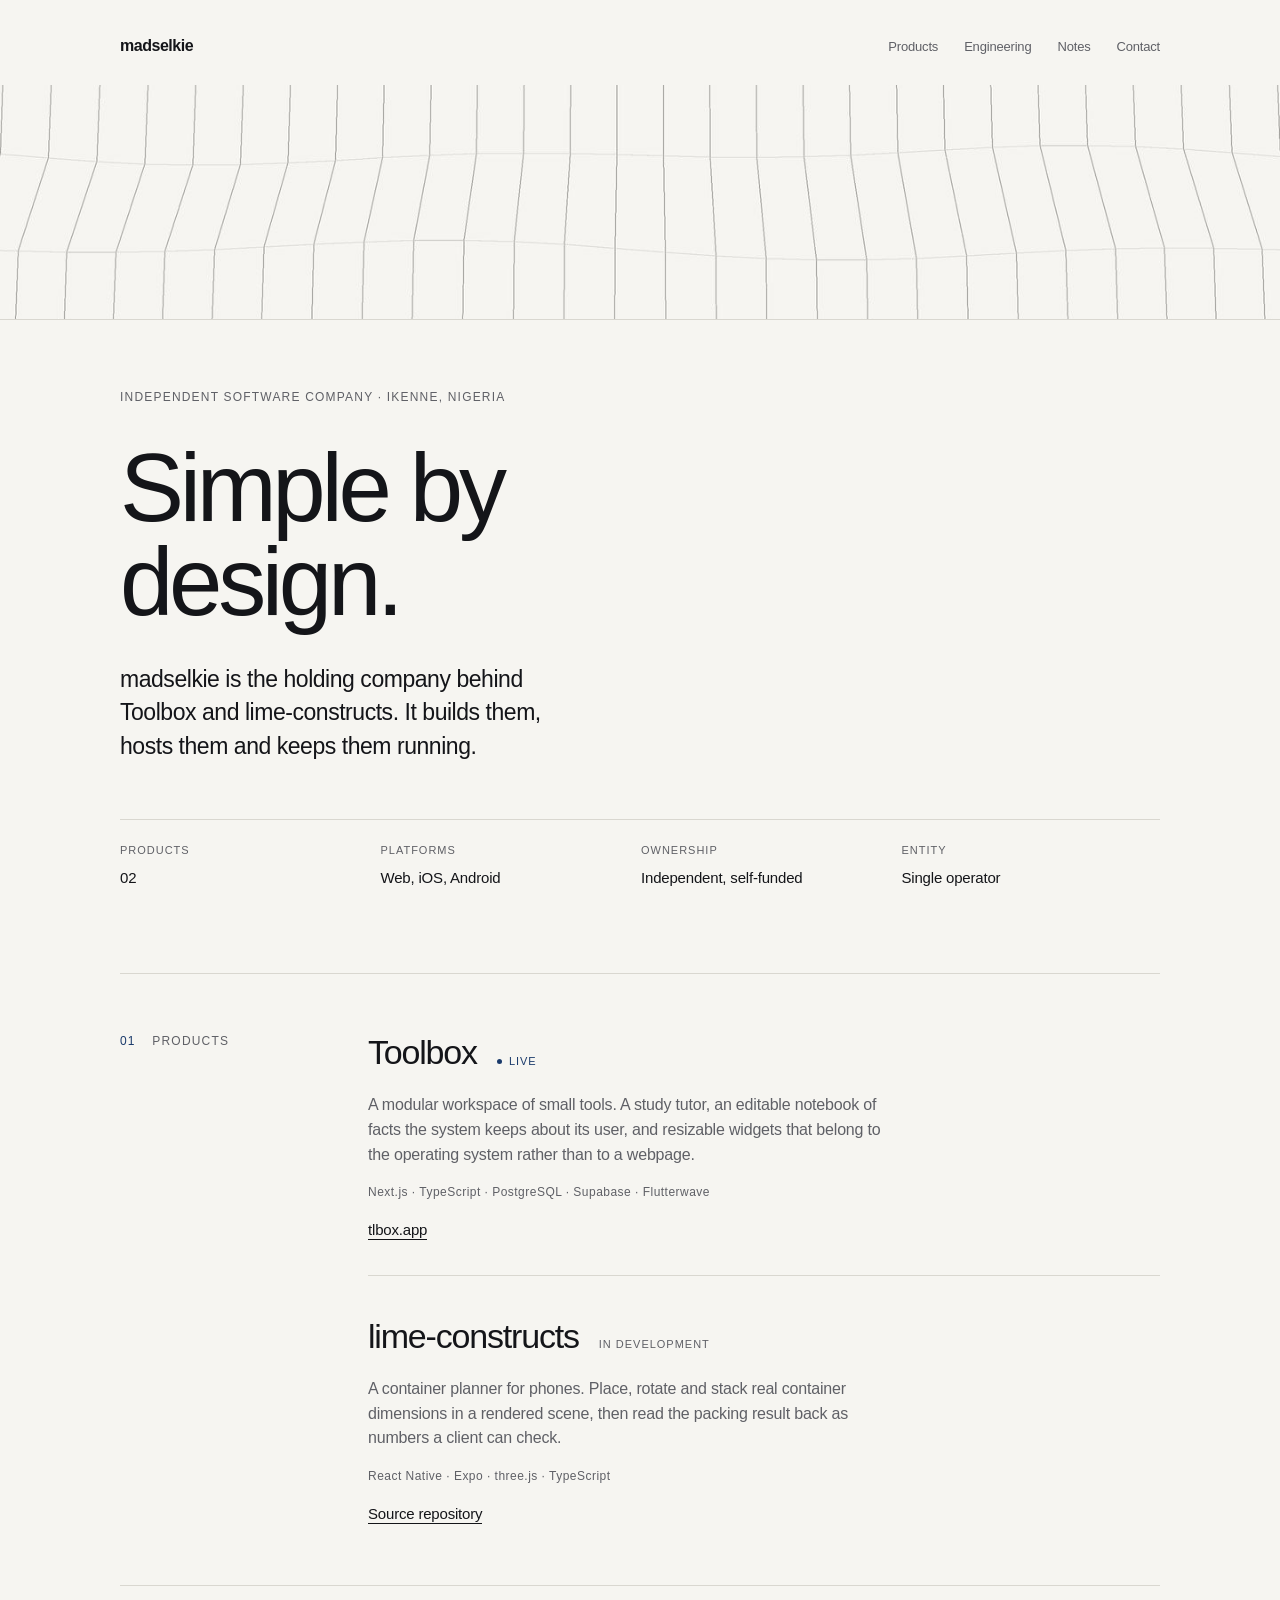
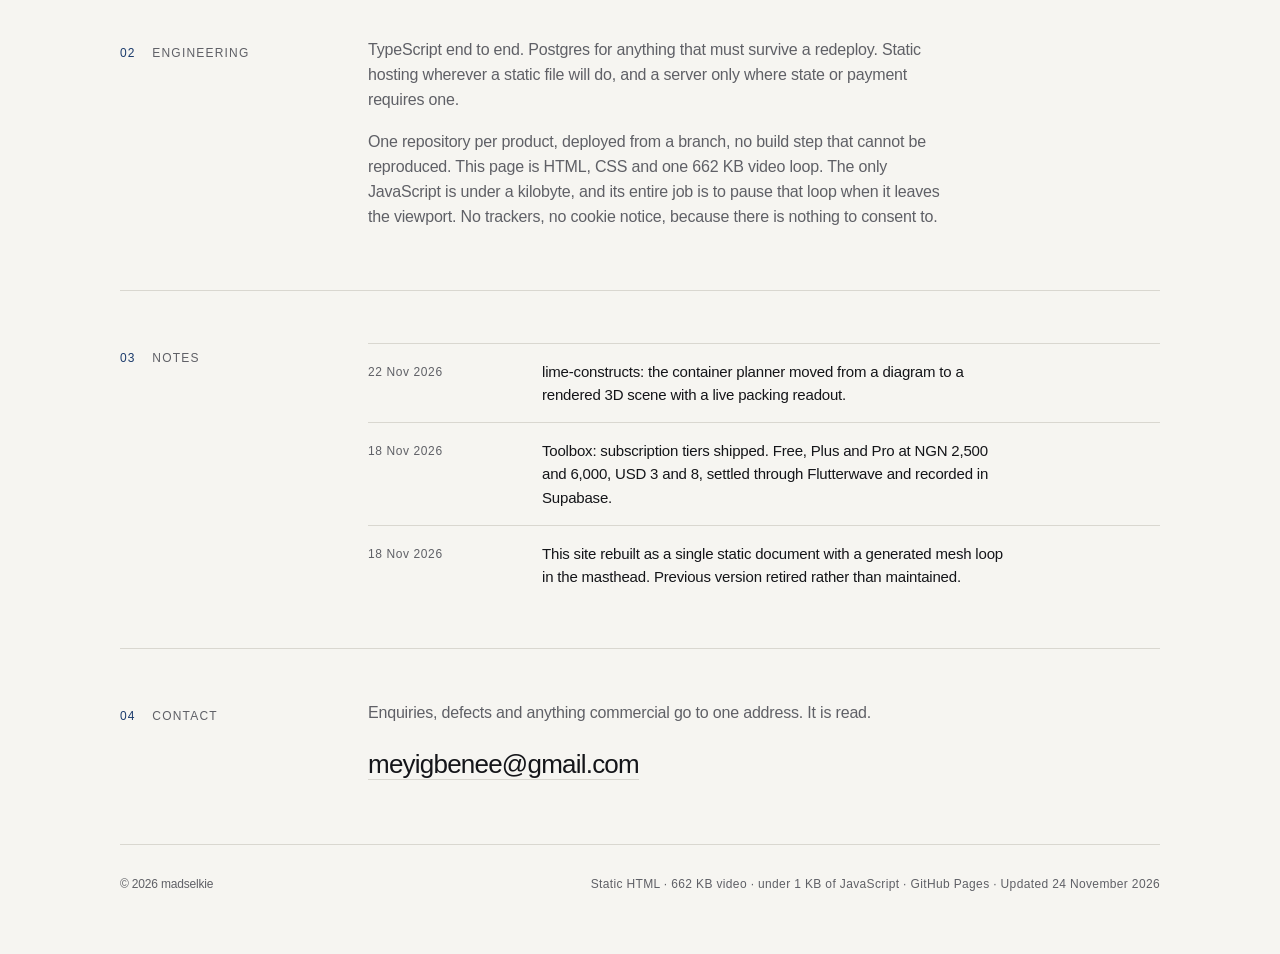
<file: index.html>
<!doctype html>
<html lang="en">
<head>
<meta charset="utf-8">
<meta name="viewport" content="width=device-width, initial-scale=1">
<title>madselkie — an independent software company</title>
<meta name="description" content="madselkie is an independent software company. It builds and operates Toolbox and lime-constructs.">
<meta name="color-scheme" content="light">
<link rel="stylesheet" href="styles.css">
<link rel="icon" href="data:image/svg+xml,%3Csvg xmlns='http://www.w3.org/2000/svg' viewBox='0 0 32 32'%3E%3Crect width='32' height='32' fill='%23141519'/%3E%3Ctext x='16' y='22' font-family='Helvetica,Arial' font-size='17' fill='%23f6f5f1' text-anchor='middle'%3Em%3C/text%3E%3C/svg%3E">
</head>
<body>

<header class="masthead">
  <a class="wordmark" href="/">madselkie</a>
  <nav aria-label="Sections">
    <a href="#products">Products</a>
    <a href="#engineering">Engineering</a>
    <a href="#notes">Notes</a>
    <a href="#contact">Contact</a>
  </nav>
</header>

<main>

  <section class="opening">
    <figure class="plate" aria-hidden="true">
      <video id="hero" autoplay muted loop playsinline preload="metadata" disablepictureinpicture disableremoteplayback poster="media/hero-poster.jpg">
        <source src="media/hero.mp4" type="video/mp4">
      </video>
    </figure>
    <p class="label">Independent software company · Ikenne, Nigeria</p>
    <h1>Simple by<br>design.</h1>
    <p class="statement">madselkie is the holding company behind Toolbox and lime-constructs. It builds them, hosts them and keeps them running.</p>
    <dl class="facts">
      <div><dt>Products</dt><dd>02</dd></div>
      <div><dt>Platforms</dt><dd>Web, iOS, Android</dd></div>
      <div><dt>Ownership</dt><dd>Independent, self&#8209;funded</dd></div>
      <div><dt>Entity</dt><dd>Single operator</dd></div>
    </dl>
  </section>

  <section id="products" class="block">
    <p class="label"><span class="num">01</span> Products</p>
    <div class="rows">

      <article class="row">
        <div class="row-head">
          <h2>Toolbox</h2>
          <p class="status"><span class="dot" aria-hidden="true"></span>Live</p>
        </div>
        <p class="desc">A modular workspace of small tools. A study tutor, an editable notebook of facts the system keeps about its user, and resizable widgets that belong to the operating system rather than to a webpage.</p>
        <p class="stack">Next.js · TypeScript · PostgreSQL · Supabase · Flutterwave</p>
        <p class="out"><a href="https://tlbox.app" rel="noopener">tlbox.app</a></p>
      </article>

      <article class="row">
        <div class="row-head">
          <h2>lime-constructs</h2>
          <p class="status quiet">In development</p>
        </div>
        <p class="desc">A container planner for phones. Place, rotate and stack real container dimensions in a rendered scene, then read the packing result back as numbers a client can check.</p>
        <p class="stack">React Native · Expo · three.js · TypeScript</p>
        <p class="out"><a href="https://github.com/the-meyiwa/lime-constructs" rel="noopener">Source repository</a></p>
      </article>

    </div>
  </section>

  <section id="engineering" class="block">
    <p class="label"><span class="num">02</span> Engineering</p>
    <div class="prose">
      <p>TypeScript end to end. Postgres for anything that must survive a redeploy. Static hosting wherever a static file will do, and a server only where state or payment requires one.</p>
      <p>One repository per product, deployed from a branch, no build step that cannot be reproduced. This page is HTML, CSS and one 662&nbsp;KB video loop. The only JavaScript is under a kilobyte, and its entire job is to pause that loop when it leaves the viewport. No trackers, no cookie notice, because there is nothing to consent to.</p>
    </div>
  </section>

  <section id="notes" class="block">
    <p class="label"><span class="num">03</span> Notes</p>
    <ol class="log">
      <li>
        <p class="when">22 Nov 2026</p>
        <p class="what">lime-constructs: the container planner moved from a diagram to a rendered 3D scene with a live packing readout.</p>
      </li>
      <li>
        <p class="when">18 Nov 2026</p>
        <p class="what">Toolbox: subscription tiers shipped. Free, Plus and Pro at NGN 2,500 and 6,000, USD 3 and 8, settled through Flutterwave and recorded in Supabase.</p>
      </li>
      <li>
        <p class="when">18 Nov 2026</p>
        <p class="what">This site rebuilt as a single static document with a generated mesh loop in the masthead. Previous version retired rather than maintained.</p>
      </li>
    </ol>
  </section>

  <section id="contact" class="block">
    <p class="label"><span class="num">04</span> Contact</p>
    <div class="prose">
      <p>Enquiries, defects and anything commercial go to one address. It is read.</p>
      <p class="mail"><a href="mailto:meyigbenee@gmail.com">meyigbenee@gmail.com</a></p>
    </div>
  </section>

</main>

<footer>
  <p>© <span id="year">2026</span> madselkie</p>
    <p class="signals">Static HTML&nbsp;·&nbsp;662&nbsp;KB video&nbsp;·&nbsp;under 1&nbsp;KB of JavaScript&nbsp;·&nbsp;GitHub Pages&nbsp;·&nbsp;Updated 24 November 2026</p>
</footer>

<script src="hero.js" defer></script>
</body>
</html>
</file>
<file: styles.css>
:root{
  --paper:#f6f5f1;
  --ink:#141519;
  --muted:#5f6066;
  --hair:#d9d7d0;
  --accent:#1a3a6b;
  --measure:1120px;
}
*,*::before,*::after{box-sizing:border-box}
html{-webkit-text-size-adjust:100%; font-size:17px}
body{
  margin:0; background:var(--paper); color:var(--ink);
  font-family:-apple-system,BlinkMacSystemFont,"Helvetica Neue",Helvetica,Arial,sans-serif;
  font-weight:400; line-height:1.55; letter-spacing:-0.011em;
  -webkit-font-smoothing:antialiased; text-rendering:optimizeLegibility;
  font-synthesis-weight:none;
}
a{color:inherit}
p{margin:0}
h1,h2{margin:0; font-weight:500; letter-spacing:-0.035em}

.masthead{
  max-width:var(--measure); margin:0 auto; padding:34px 40px 26px;
  display:flex; align-items:baseline; justify-content:space-between; gap:24px;
}
.wordmark{font-size:16px; font-weight:600; letter-spacing:-0.03em; text-decoration:none}
.masthead nav{display:flex; gap:26px}
.masthead nav a{
  font-size:13px; color:var(--muted); text-decoration:none;
  border-bottom:1px solid transparent; padding-bottom:1px;
}
.masthead nav a:hover,.masthead nav a:focus-visible{color:var(--ink); border-color:var(--ink)}

main{max-width:var(--measure); margin:0 auto; padding:0 40px}

.opening{padding:0 0 84px; border-bottom:1px solid var(--hair)}

.plate{
  margin: 0 calc(50% - 50vw) 68px; width: 100vw;
  padding: 0; position: relative; overflow: hidden;
  border-bottom: 1px solid var(--hair); background: var(--paper);
}
.plate video{
  display: block; width: 100%; height: clamp(150px, 26vh, 300px);
  object-fit: cover; object-position: center;
}
@media (prefers-reduced-motion: reduce){
  .plate video{ }
}
.label{
  font-size:12px; letter-spacing:0.1em; text-transform:uppercase;
  color:var(--muted); margin:0 0 34px;
}
.label .num{color:var(--accent); margin-right:12px; font-variant-numeric:tabular-nums}
h1{
  font-size:clamp(46px, 8.4vw, 96px); line-height:0.98; letter-spacing:-0.045em;
  margin:0 0 34px; max-width:15ch;
}
.statement{
  font-size:clamp(19px, 2.1vw, 23px); line-height:1.45; color:var(--ink);
  max-width:34ch; margin:0 0 56px; letter-spacing:-0.02em;
}
.facts{
  display:grid; grid-template-columns:repeat(4, minmax(0,1fr)); gap:2px;
  border-top:1px solid var(--hair); margin:0; padding-top:22px;
}
.facts div{padding-right:16px}
.facts dt{
  font-size:11px; letter-spacing:0.09em; text-transform:uppercase;
  color:var(--muted); margin-bottom:7px;
}
.facts dd{margin:0; font-size:15px; font-variant-numeric:tabular-nums}

.block{
  display:grid; grid-template-columns:200px minmax(0,1fr); gap:0 48px;
  padding:52px 0 60px; border-bottom:1px solid var(--hair);
}
.block > .label{margin:0; padding-top:6px}

.rows{display:flex; flex-direction:column; gap:0}
.row{padding:0 0 34px; margin-bottom:34px; border-bottom:1px solid var(--hair)}
.row:last-child{padding-bottom:0; margin-bottom:0; border-bottom:0}
.row-head{display:flex; align-items:baseline; gap:20px; margin-bottom:14px}
.row-head h2{font-size:clamp(26px,3vw,34px); letter-spacing:-0.035em}
.status{
  font-size:11px; letter-spacing:0.09em; text-transform:uppercase; color:var(--accent);
  display:inline-flex; align-items:center; gap:7px; white-space:nowrap;
}
.status.quiet{color:var(--muted)}
.dot{width:5px; height:5px; background:currentColor; border-radius:50%; display:inline-block}
.desc{font-size:16px; color:var(--muted); max-width:58ch; margin:0 0 16px}
.stack{
  font-size:12px; letter-spacing:0.04em; color:var(--muted); margin:0 0 16px;
  font-variant-numeric:tabular-nums;
}
.out{font-size:15px; margin:0}
.out a{
  text-decoration:none; border-bottom:1px solid var(--ink); padding-bottom:1px;
  transition:border-color .15s linear, color .15s linear;
}
.out a:hover,.out a:focus-visible{color:var(--accent); border-color:var(--accent)}

.prose{max-width:62ch}
.prose p{font-size:16px; color:var(--muted); margin:0 0 18px}
.prose p:last-child{margin-bottom:0}
.mail a{
  font-size:clamp(20px,2.6vw,26px); letter-spacing:-0.03em; color:var(--ink);
  text-decoration:none; border-bottom:1px solid var(--hair);
}
.mail a:hover{border-color:var(--ink)}

.log{list-style:none; margin:0; padding:0; border-top:1px solid var(--hair)}
.log li{
  display:grid; grid-template-columns:150px minmax(0,1fr); gap:24px;
  padding:16px 0; border-bottom:1px solid var(--hair);
}
.log li:last-child{border-bottom:0; padding-bottom:0}
.when{font-size:12px; letter-spacing:0.05em; color:var(--muted); font-variant-numeric:tabular-nums; padding-top:3px}
.what{font-size:15px; color:var(--ink); max-width:56ch}

footer{
  max-width:var(--measure); margin:0 auto; padding:30px 40px 60px;
  display:flex; justify-content:space-between; gap:20px; flex-wrap:wrap;
  font-size:12px; color:var(--muted);
}
.signals{letter-spacing:0.03em; font-variant-numeric:tabular-nums}

a:focus-visible{outline:2px solid var(--accent); outline-offset:3px}

@media (max-width:820px){
  html{font-size:16px}
  .masthead{padding:24px 22px 20px; flex-wrap:wrap; gap:14px}
  .masthead nav{gap:18px}
  main{padding:0 22px}
  .opening{padding:0 0 48px}
  .plate{margin: 0 calc(50% - 50vw) 44px}
  .plate video{height: clamp(120px, 22vh, 200px)}
  .statement{margin-bottom:40px}
  .facts{grid-template-columns:repeat(2, minmax(0,1fr)); gap:18px 12px}
  .block{grid-template-columns:1fr; gap:24px; padding:38px 0 44px}
  .label{margin-bottom:0}
  .log li{grid-template-columns:1fr; gap:4px}
  footer{padding:26px 22px 44px; flex-direction:column; gap:8px}
}

@media print{
  body{background:#fff}
  .masthead nav, footer{display:none}
  .opening{padding:0 0 32px}
}
</file>
